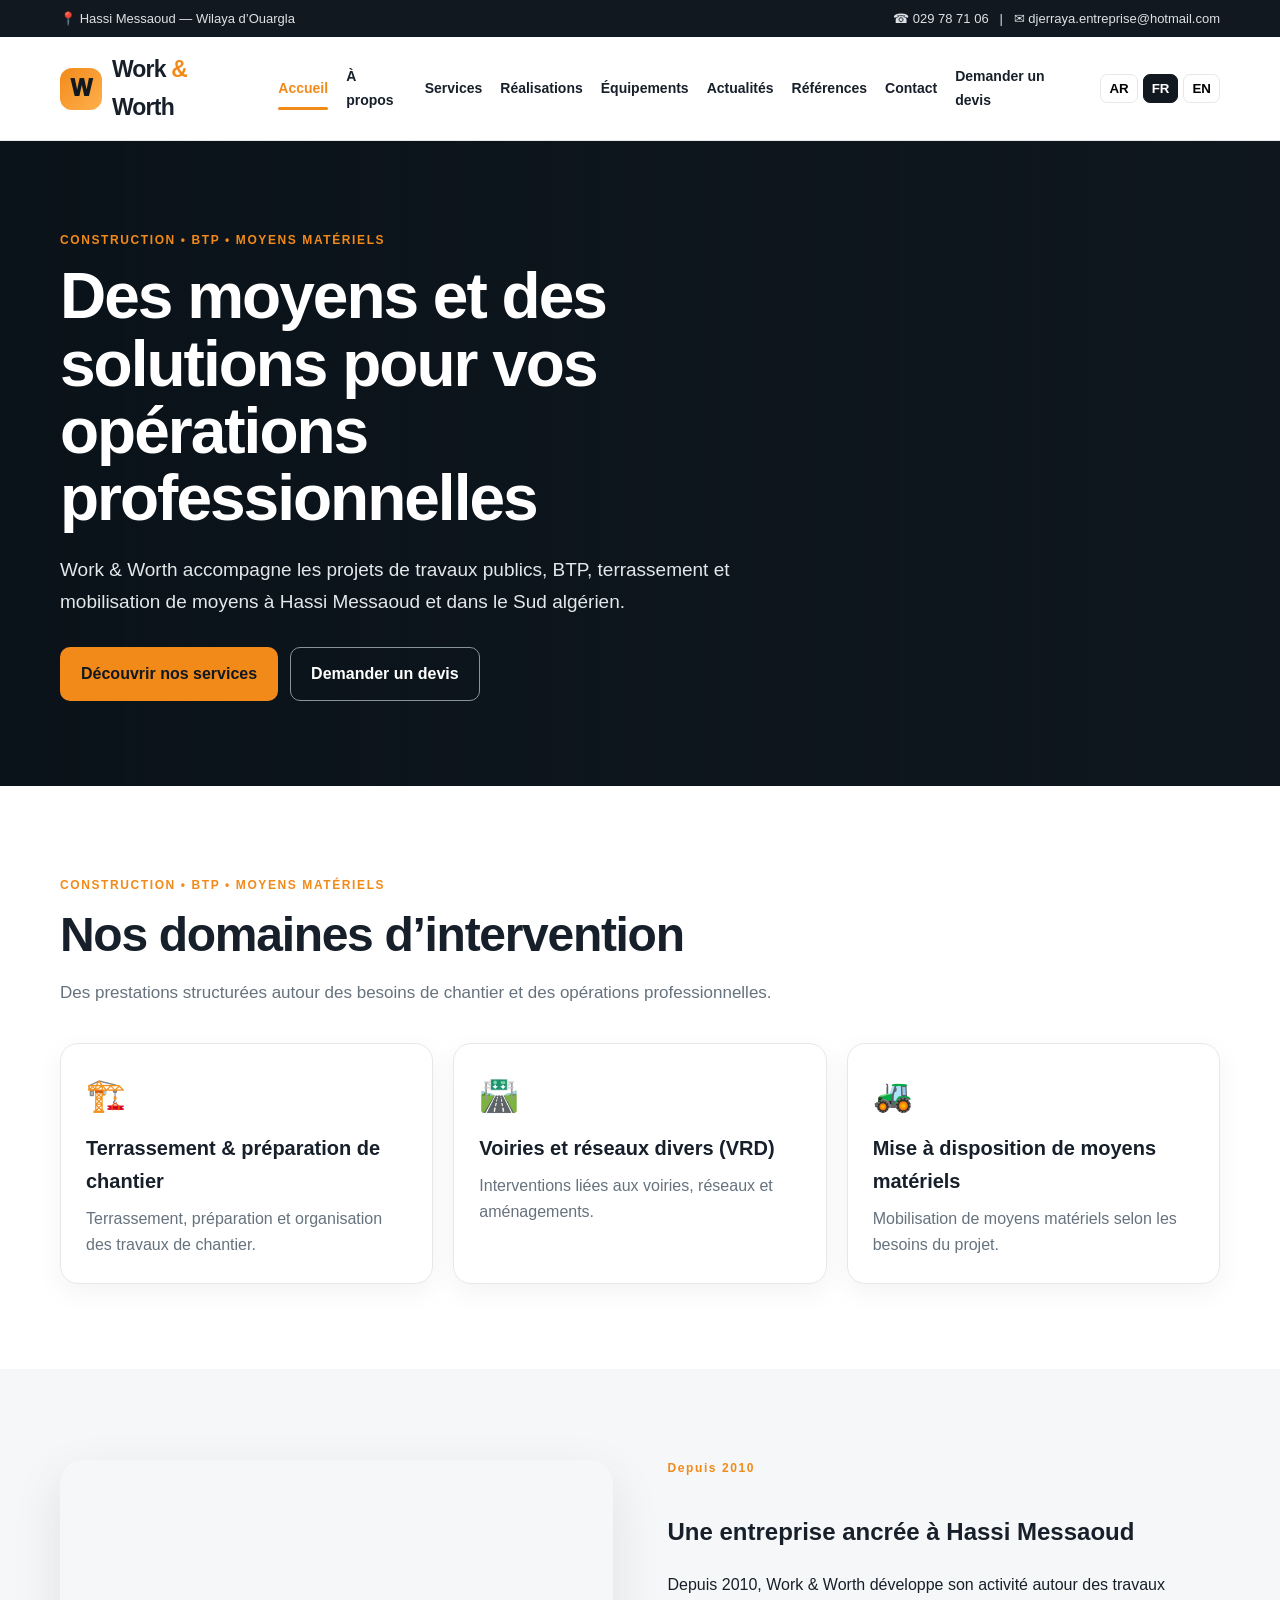
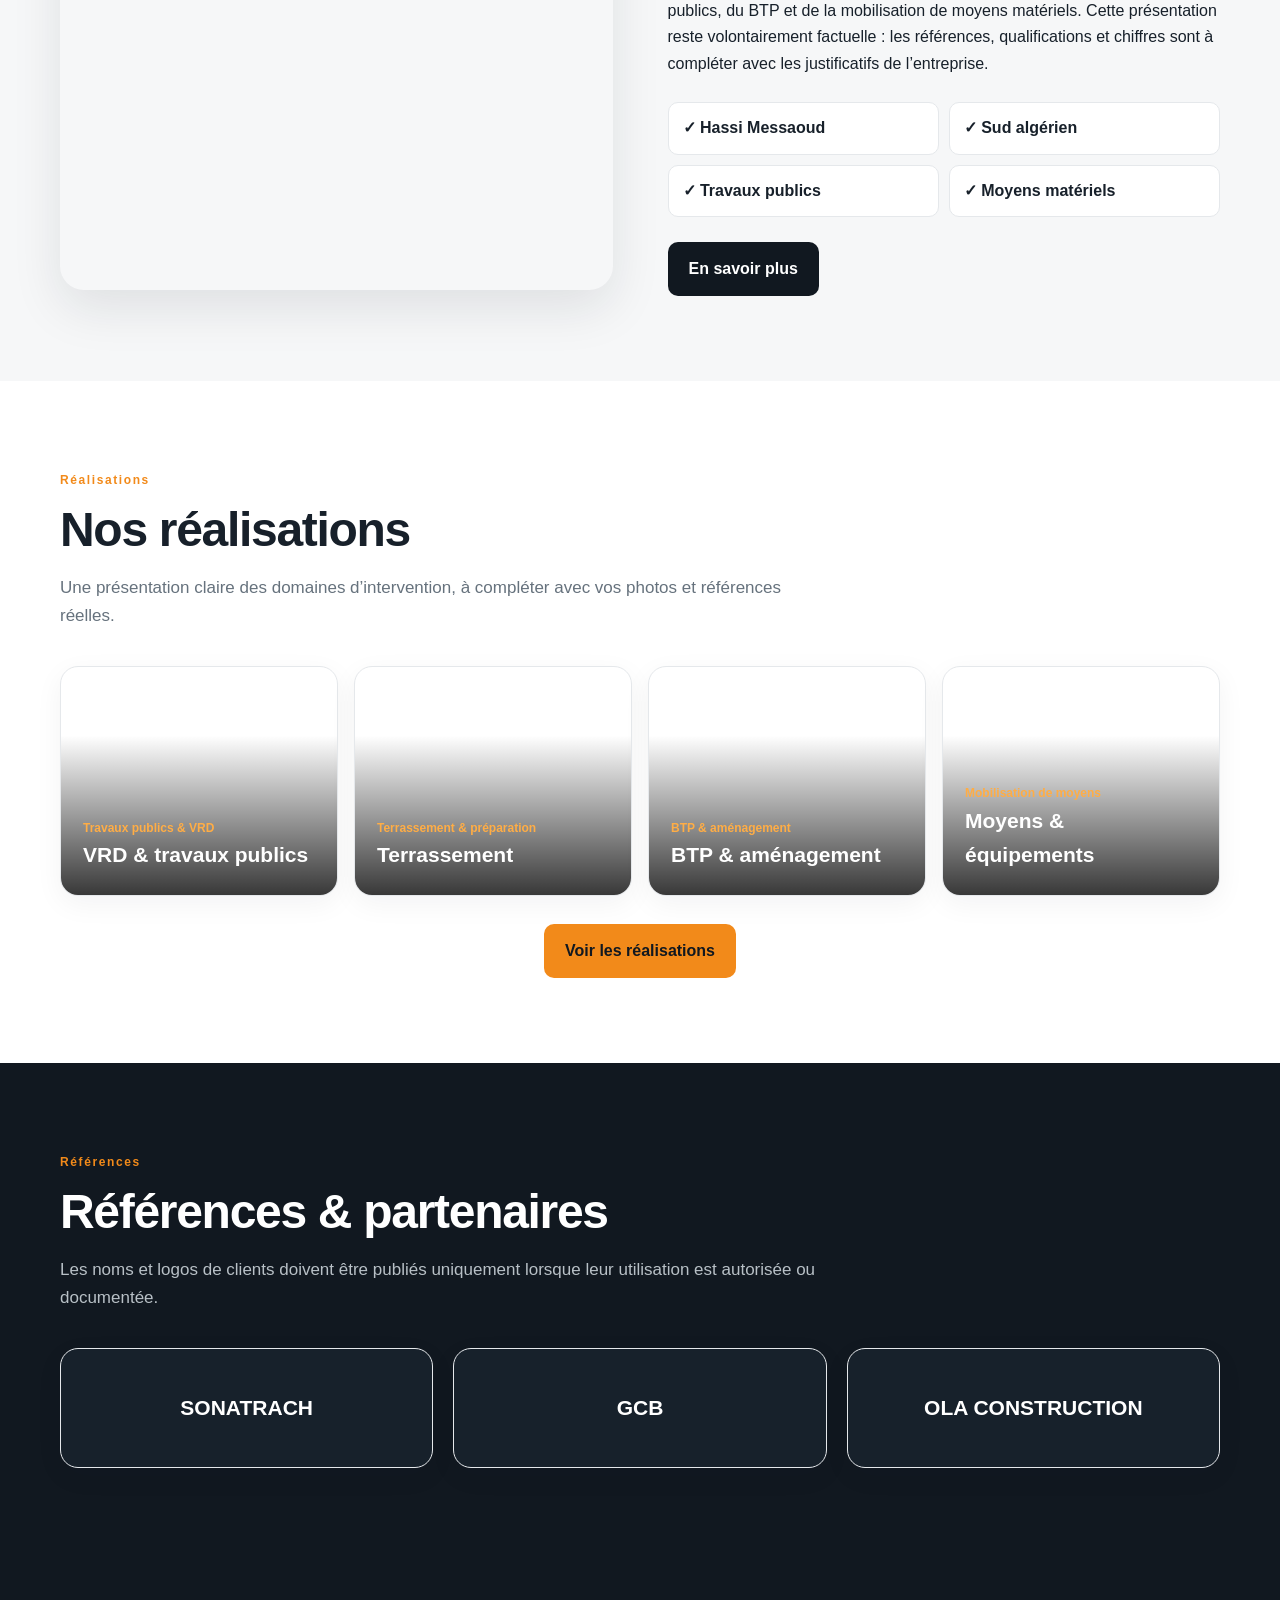
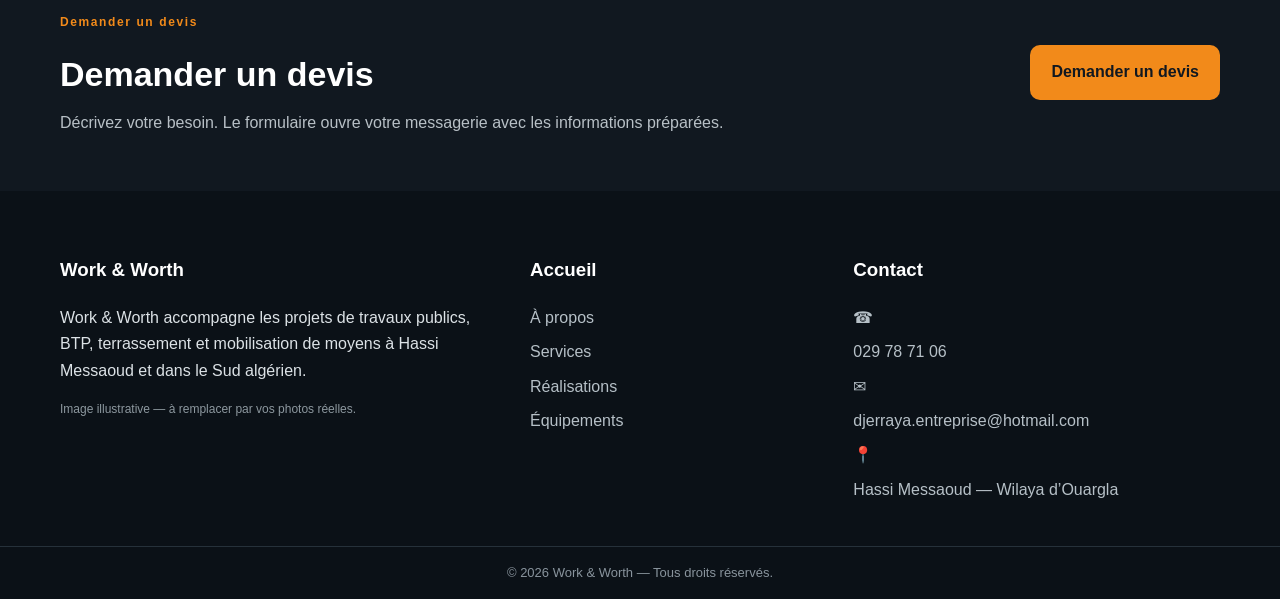
<file: index.html>
<!doctype html><html lang="fr"><head><meta charset="utf-8"><meta name="viewport" content="width=device-width,initial-scale=1"><meta name="description" content="Work & Worth — BTP, travaux publics, équipements et moyens professionnels à Hassi Messaoud."><meta name="theme-color" content="#f28a1a"><title>Accueil | Work & Worth</title><link rel="stylesheet" href="style.css"></head><body><div class="topline"><div class="container topflex"><span>📍 <span data-i18n="location"></span></span><span>☎ <span data-i18n="phone"></span> &nbsp; | &nbsp; ✉ <span data-i18n="email"></span></span></div></div><header><div class="container nav"><a class="logo" href="index.html" aria-label="Work & Worth"><span class="logo-mark">W</span><span>Work <em>&amp;</em> Worth</span></a><button class="hamb" aria-label="Menu">☰</button><nav><a href="index.html" data-i18n="home"></a><a href="a-propos.html" data-i18n="about"></a><a href="services.html" data-i18n="services"></a><a href="realisations.html" data-i18n="projects"></a><a href="equipements.html" data-i18n="equipment"></a><a href="actualites.html" data-i18n="news"></a><a href="clients.html" data-i18n="clients"></a><a href="contact.html" data-i18n="contact"></a><a href="devis.html" data-i18n="quote"></a><span class="langs"><button data-lang="ar">AR</button><button data-lang="fr">FR</button><button data-lang="en">EN</button></span></nav></div></header><main class=""><section class="hero"><div class="container"><div class="hero-copy"><span class="tag" data-i18n="tag"></span><h1 data-i18n="hero"></h1><p data-i18n="herotxt"></p><div class="buttons"><a class="btn orange" href="services.html" data-i18n="discover"></a><a class="btn outline" href="devis.html" data-i18n="quote"></a></div></div></div></section><section class="section"><div class="container"><div class="heading"><span class="tag" data-i18n="tag"></span><h2 data-i18n="servicesTitle"></h2><p data-i18n="servicesTxt"></p></div><div class="cards"><article class="card"><div class="card-body"><div class="icon">🏗️</div><h3 data-i18n="service1"></h3><p>Terrassement, préparation et organisation des travaux de chantier.</p></div></article><article class="card"><div class="card-body"><div class="icon">🛣️</div><h3 data-i18n="service2"></h3><p>Interventions liées aux voiries, réseaux et aménagements.</p></div></article><article class="card"><div class="card-body"><div class="icon">🚜</div><h3 data-i18n="service4"></h3><p>Mobilisation de moyens matériels selon les besoins du projet.</p></div></article></div></div></section><section class="section split"><div class="container split-grid"><div class="photo"></div><div><span class="tag" data-i18n="since"></span><h2 data-i18n="aboutTitle"></h2><p data-i18n="aboutTxt"></p><div class="checks"><div>✓ Hassi Messaoud</div><div>✓ Sud algérien</div><div>✓ Travaux publics</div><div>✓ Moyens matériels</div></div><a class="btn dark" href="a-propos.html" data-i18n="learn"></a></div></div></section><section class="section"><div class="container"><div class="heading"><span class="tag" data-i18n="projects"></span><h2 data-i18n="projectsTitle"></h2><p data-i18n="projectsTxt"></p></div><div class="projects"><a class="project" href="realisations.html"><span data-i18n="project1"></span><b>VRD &amp; travaux publics</b></a><a class="project" href="realisations.html"><span data-i18n="project2"></span><b>Terrassement</b></a><a class="project" href="realisations.html"><span data-i18n="project3"></span><b>BTP &amp; aménagement</b></a><a class="project" href="equipements.html"><span data-i18n="project4"></span><b>Moyens &amp; équipements</b></a></div><div class="center"><a class="btn orange" href="realisations.html" data-i18n="view"></a></div></div></section><section class="section dark-section"><div class="container"><div class="heading"><span class="tag" data-i18n="clients"></span><h2 data-i18n="clientsTitle"></h2><p data-i18n="clientsTxt"></p></div><div class="ref-grid"><a class="ref-card" href="clients.html">SONATRACH</a><a class="ref-card" href="clients.html">GCB</a><a class="ref-card" href="clients.html">OLA CONSTRUCTION</a></div></div></section><section class="cta"><div class="container cta-inner"><div><span class="tag" data-i18n="quote"></span><h2 data-i18n="quoteTitle"></h2><p data-i18n="quoteTxt"></p></div><a class="btn orange" href="devis.html" data-i18n="quote"></a></div></section></main><footer><div class="container footergrid"><div><h3>Work &amp; Worth</h3><p data-i18n="herotxt"></p><div class="credit" data-i18n="illustrative"></div></div><div><h3 data-i18n="home"></h3><a href="a-propos.html" data-i18n="about"></a><a href="services.html" data-i18n="services"></a><a href="realisations.html" data-i18n="projects"></a><a href="equipements.html" data-i18n="equipment"></a></div><div><h3 data-i18n="contact"></h3><a href="tel:+21329787106">☎ <span data-i18n="phone"></span></a><a href="mailto:djerraya.entreprise@hotmail.com">✉ <span data-i18n="email"></span></a><span>📍 <span data-i18n="location"></span></span></div></div><div class="copy"><div class="container" data-i18n="rights"></div></div></footer><script src="script.js"></script></body></html>
</file>
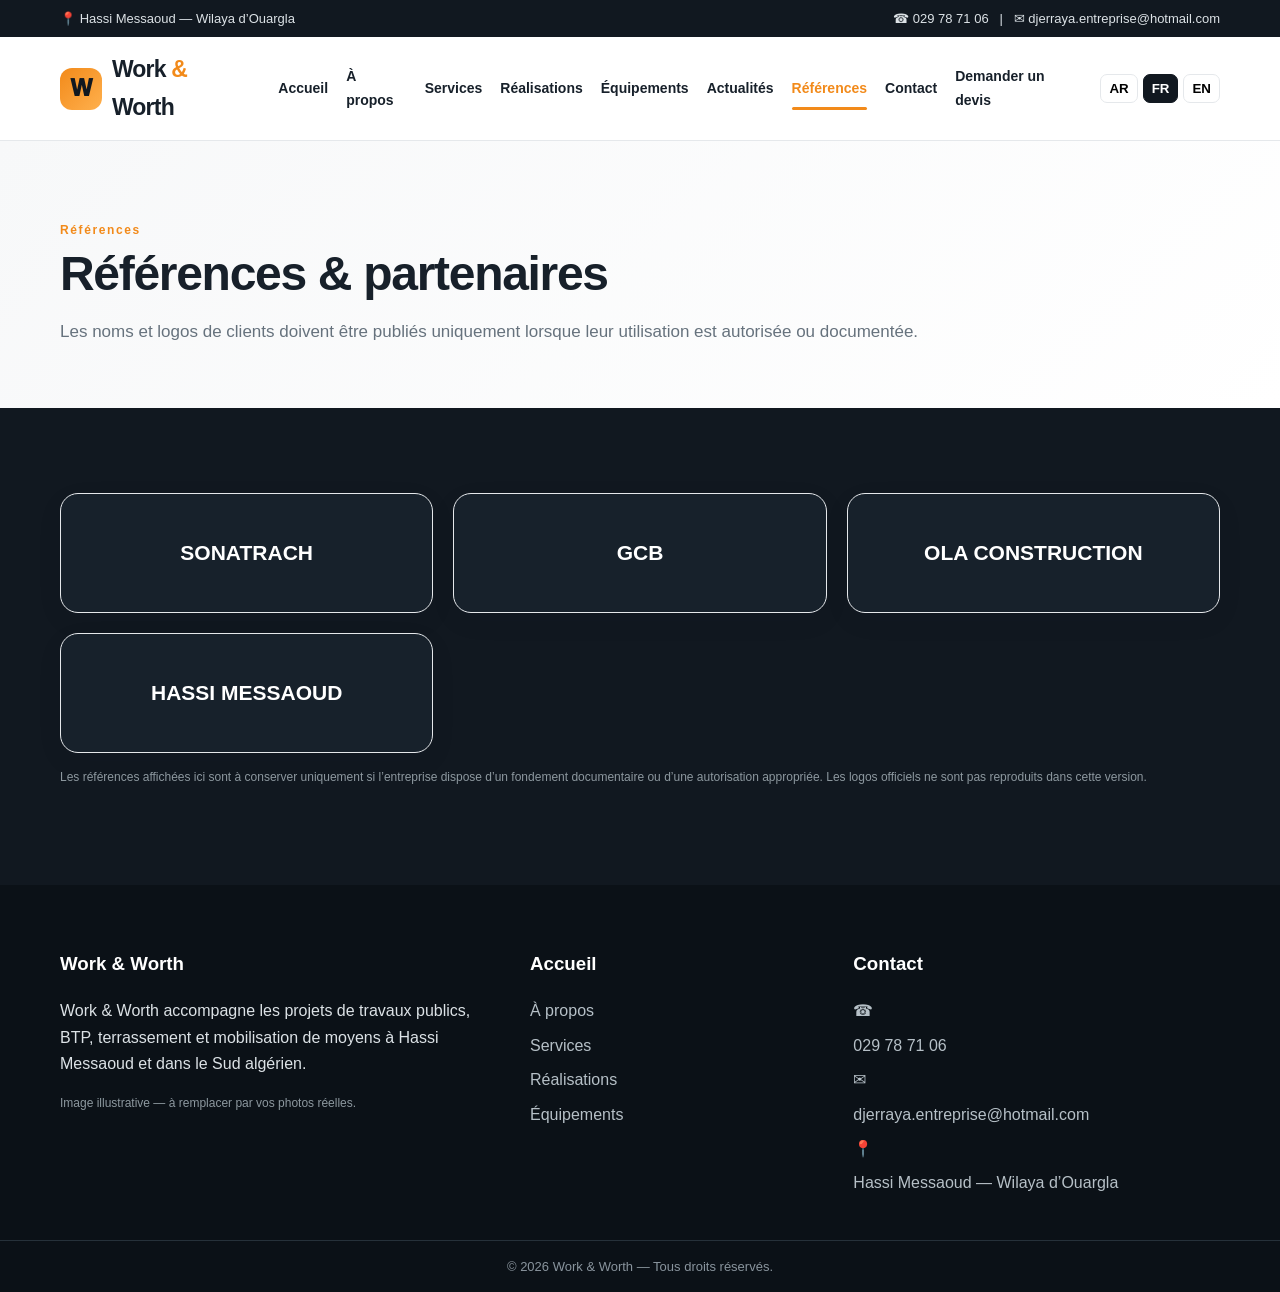
<file: clients.html>
<!doctype html><html lang="fr"><head><meta charset="utf-8"><meta name="viewport" content="width=device-width,initial-scale=1"><meta name="description" content="Work & Worth — BTP, travaux publics, équipements et moyens professionnels à Hassi Messaoud."><meta name="theme-color" content="#f28a1a"><title>Références | Work & Worth</title><link rel="stylesheet" href="style.css"></head><body><div class="topline"><div class="container topflex"><span>📍 <span data-i18n="location"></span></span><span>☎ <span data-i18n="phone"></span> &nbsp; | &nbsp; ✉ <span data-i18n="email"></span></span></div></div><header><div class="container nav"><a class="logo" href="index.html" aria-label="Work & Worth"><span class="logo-mark">W</span><span>Work <em>&amp;</em> Worth</span></a><button class="hamb" aria-label="Menu">☰</button><nav><a href="index.html" data-i18n="home"></a><a href="a-propos.html" data-i18n="about"></a><a href="services.html" data-i18n="services"></a><a href="realisations.html" data-i18n="projects"></a><a href="equipements.html" data-i18n="equipment"></a><a href="actualites.html" data-i18n="news"></a><a href="clients.html" data-i18n="clients"></a><a href="contact.html" data-i18n="contact"></a><a href="devis.html" data-i18n="quote"></a><span class="langs"><button data-lang="ar">AR</button><button data-lang="fr">FR</button><button data-lang="en">EN</button></span></nav></div></header><main class=""><section class="page-head"><div class="container"><span class="tag" data-i18n="clients"></span><h1 data-i18n="clientsTitle"></h1><p data-i18n="clientsTxt"></p></div></section><section class="section dark-section"><div class="container"><div class="ref-grid"><div class="ref-card">SONATRACH</div><div class="ref-card">GCB</div><div class="ref-card">OLA CONSTRUCTION</div><div class="ref-card">HASSI MESSAOUD</div></div><p class="credit">Les références affichées ici sont à conserver uniquement si l’entreprise dispose d’un fondement documentaire ou d’une autorisation appropriée. Les logos officiels ne sont pas reproduits dans cette version.</p></div></section></main><footer><div class="container footergrid"><div><h3>Work &amp; Worth</h3><p data-i18n="herotxt"></p><div class="credit" data-i18n="illustrative"></div></div><div><h3 data-i18n="home"></h3><a href="a-propos.html" data-i18n="about"></a><a href="services.html" data-i18n="services"></a><a href="realisations.html" data-i18n="projects"></a><a href="equipements.html" data-i18n="equipment"></a></div><div><h3 data-i18n="contact"></h3><a href="tel:+21329787106">☎ <span data-i18n="phone"></span></a><a href="mailto:djerraya.entreprise@hotmail.com">✉ <span data-i18n="email"></span></a><span>📍 <span data-i18n="location"></span></span></div></div><div class="copy"><div class="container" data-i18n="rights"></div></div></footer><script src="script.js"></script></body></html>
</file>
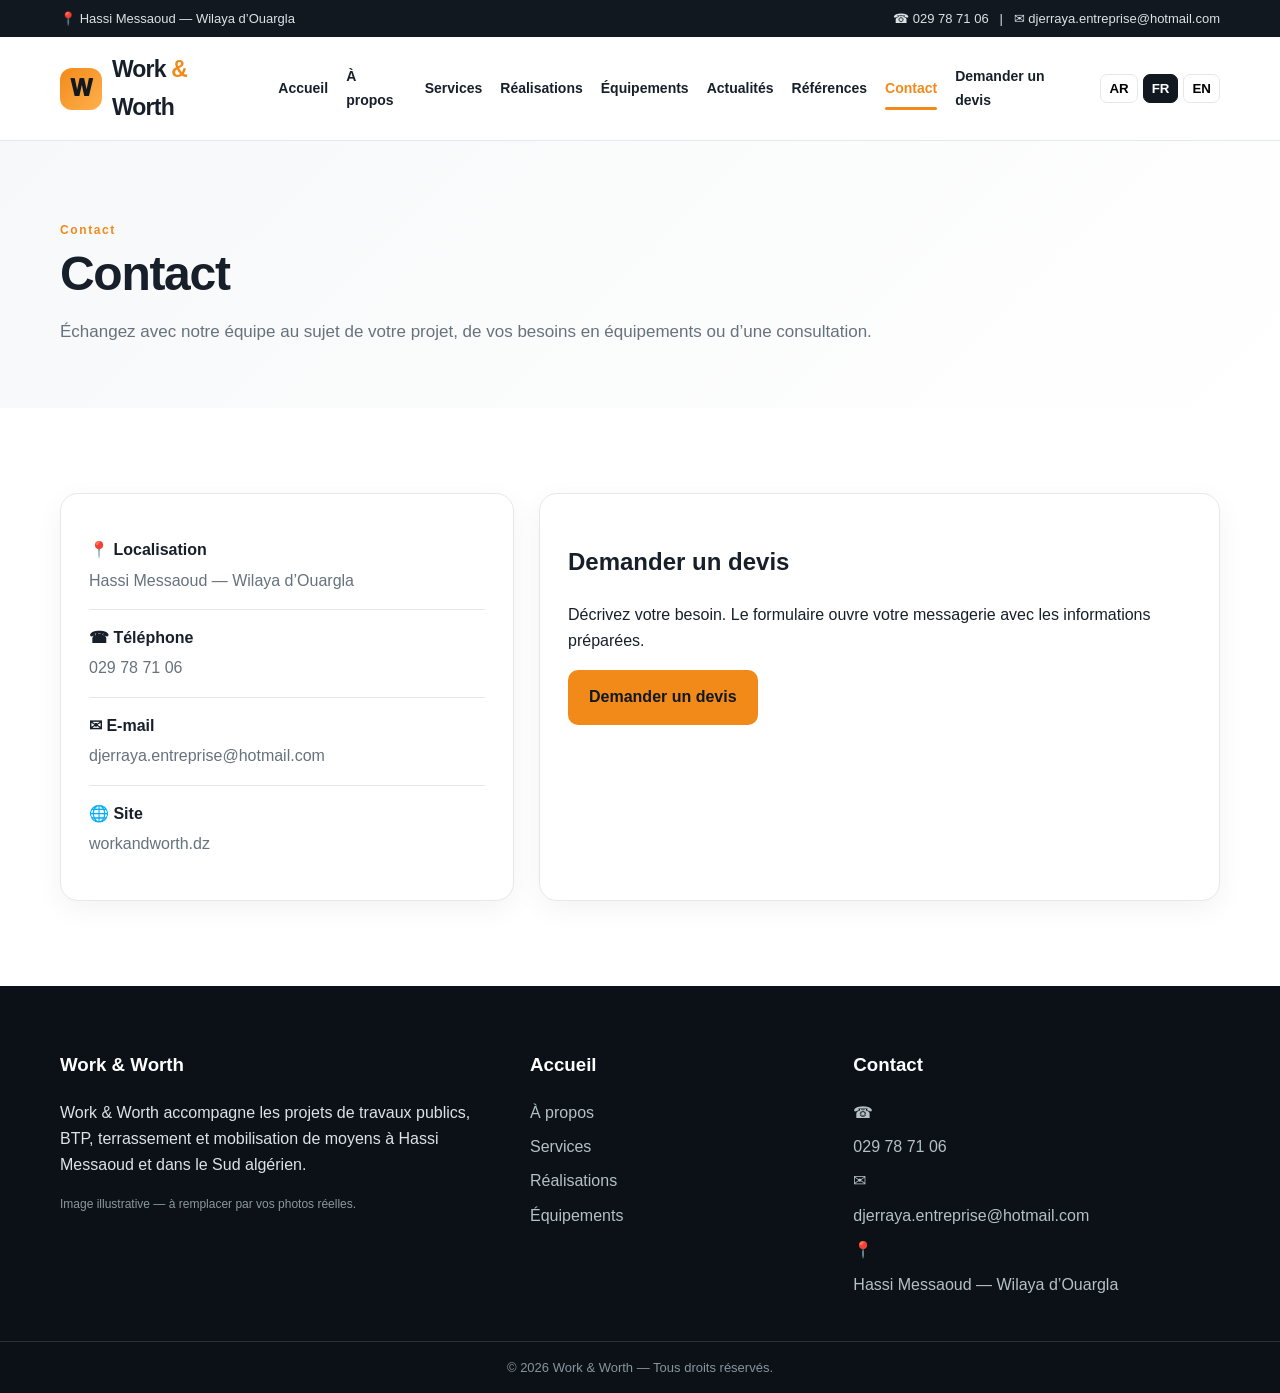
<file: contact.html>
<!doctype html><html lang="fr"><head><meta charset="utf-8"><meta name="viewport" content="width=device-width,initial-scale=1"><meta name="description" content="Work & Worth — BTP, travaux publics, équipements et moyens professionnels à Hassi Messaoud."><meta name="theme-color" content="#f28a1a"><title>Contact | Work & Worth</title><link rel="stylesheet" href="style.css"></head><body><div class="topline"><div class="container topflex"><span>📍 <span data-i18n="location"></span></span><span>☎ <span data-i18n="phone"></span> &nbsp; | &nbsp; ✉ <span data-i18n="email"></span></span></div></div><header><div class="container nav"><a class="logo" href="index.html" aria-label="Work & Worth"><span class="logo-mark">W</span><span>Work <em>&amp;</em> Worth</span></a><button class="hamb" aria-label="Menu">☰</button><nav><a href="index.html" data-i18n="home"></a><a href="a-propos.html" data-i18n="about"></a><a href="services.html" data-i18n="services"></a><a href="realisations.html" data-i18n="projects"></a><a href="equipements.html" data-i18n="equipment"></a><a href="actualites.html" data-i18n="news"></a><a href="clients.html" data-i18n="clients"></a><a href="contact.html" data-i18n="contact"></a><a href="devis.html" data-i18n="quote"></a><span class="langs"><button data-lang="ar">AR</button><button data-lang="fr">FR</button><button data-lang="en">EN</button></span></nav></div></header><main class=""><section class="page-head"><div class="container"><span class="tag" data-i18n="contact"></span><h1 data-i18n="contactTitle"></h1><p data-i18n="contactTxt"></p></div></section><section class="section"><div class="container contact-grid"><div class="contact-card"><div class="contact-item"><b>📍 Localisation</b><span data-i18n="location"></span></div><div class="contact-item"><b>☎ Téléphone</b><a href="tel:+21329787106"><span data-i18n="phone"></span></a></div><div class="contact-item"><b>✉ E-mail</b><a href="mailto:djerraya.entreprise@hotmail.com"><span data-i18n="email"></span></a></div><div class="contact-item"><b>🌐 Site</b><span>workandworth.dz</span></div></div><div class="form-card"><h2 data-i18n="quoteTitle"></h2><p data-i18n="quoteTxt"></p><a class="btn orange" href="devis.html" data-i18n="quote"></a></div></div></section></main><footer><div class="container footergrid"><div><h3>Work &amp; Worth</h3><p data-i18n="herotxt"></p><div class="credit" data-i18n="illustrative"></div></div><div><h3 data-i18n="home"></h3><a href="a-propos.html" data-i18n="about"></a><a href="services.html" data-i18n="services"></a><a href="realisations.html" data-i18n="projects"></a><a href="equipements.html" data-i18n="equipment"></a></div><div><h3 data-i18n="contact"></h3><a href="tel:+21329787106">☎ <span data-i18n="phone"></span></a><a href="mailto:djerraya.entreprise@hotmail.com">✉ <span data-i18n="email"></span></a><span>📍 <span data-i18n="location"></span></span></div></div><div class="copy"><div class="container" data-i18n="rights"></div></div></footer><script src="script.js"></script></body></html>
</file>
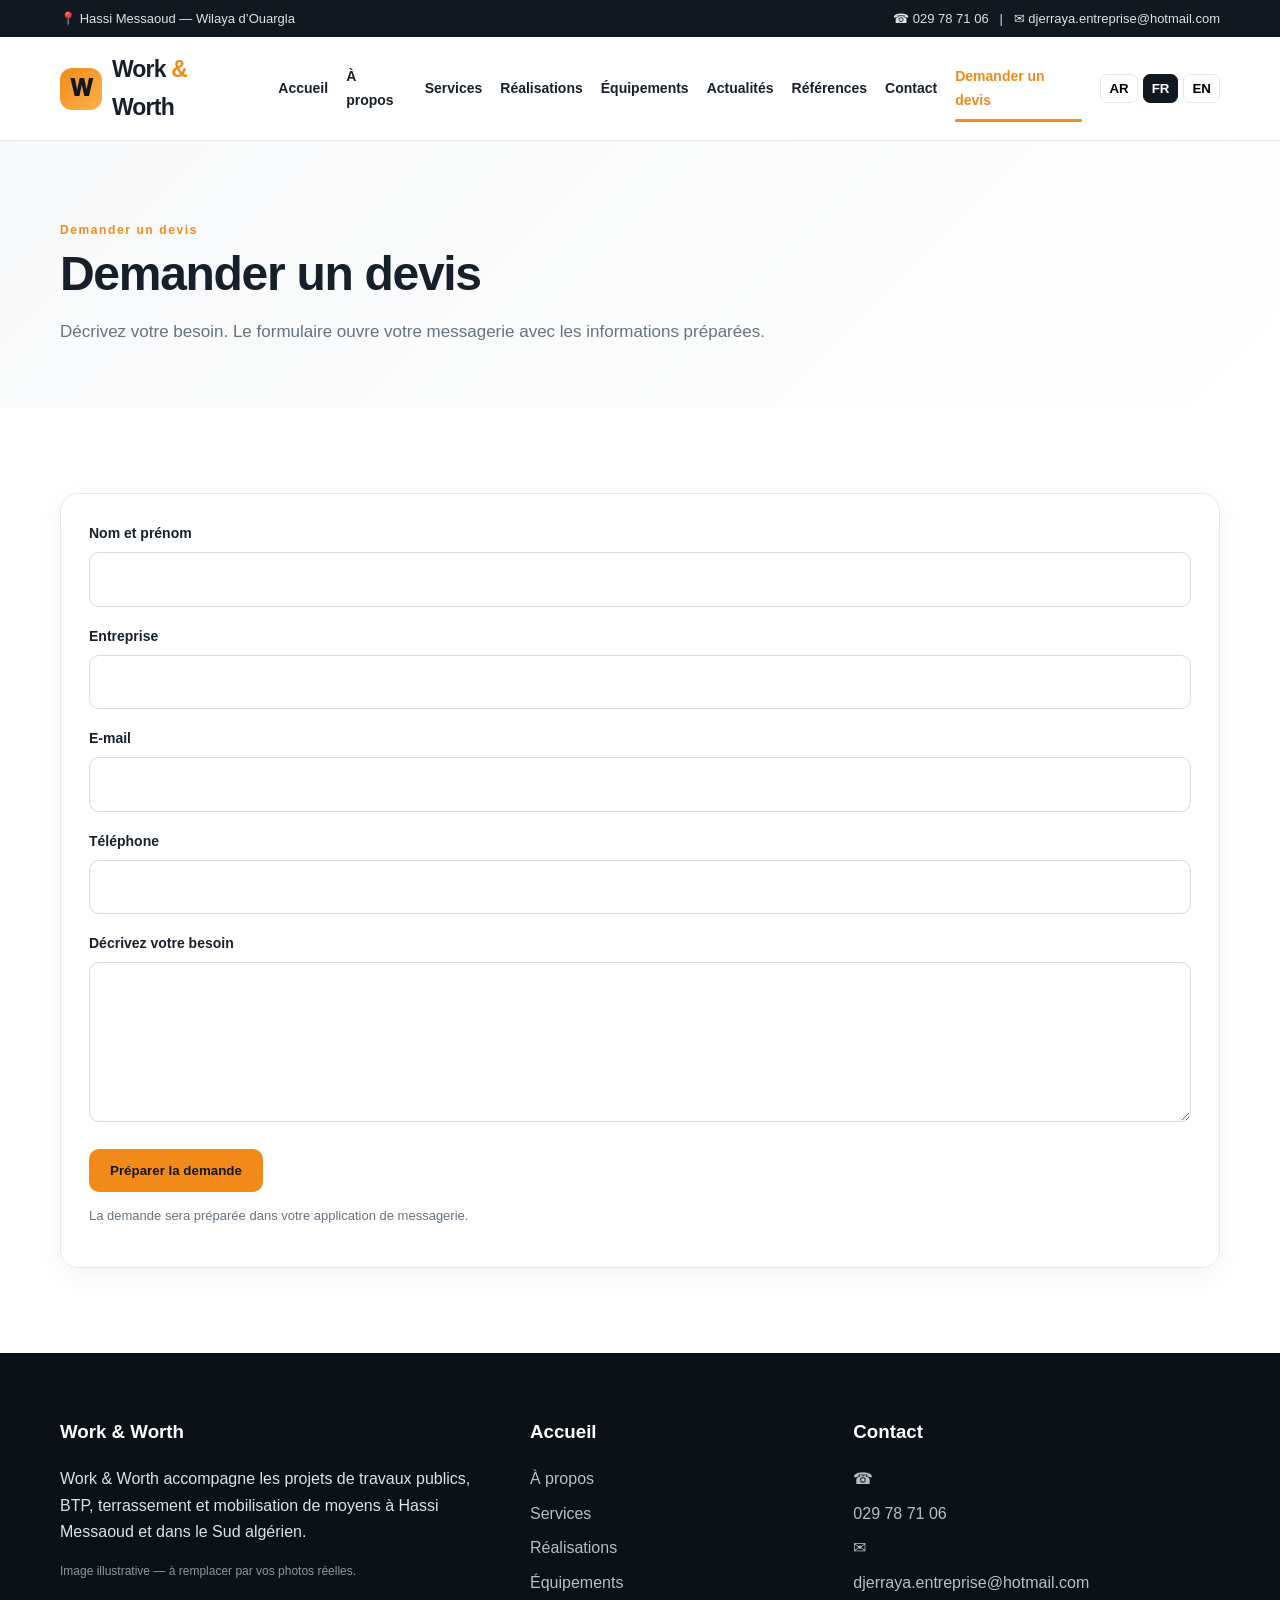
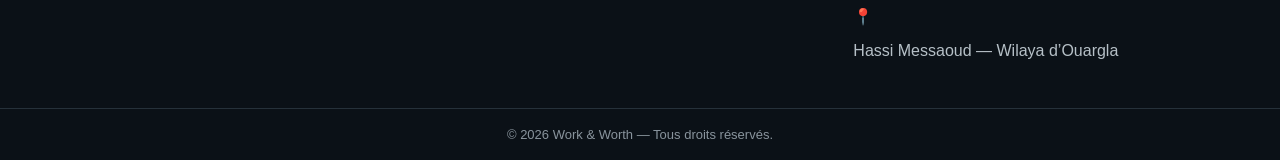
<file: devis.html>
<!doctype html><html lang="fr"><head><meta charset="utf-8"><meta name="viewport" content="width=device-width,initial-scale=1"><meta name="description" content="Work & Worth — BTP, travaux publics, équipements et moyens professionnels à Hassi Messaoud."><meta name="theme-color" content="#f28a1a"><title>Demander un devis | Work & Worth</title><link rel="stylesheet" href="style.css"></head><body><div class="topline"><div class="container topflex"><span>📍 <span data-i18n="location"></span></span><span>☎ <span data-i18n="phone"></span> &nbsp; | &nbsp; ✉ <span data-i18n="email"></span></span></div></div><header><div class="container nav"><a class="logo" href="index.html" aria-label="Work & Worth"><span class="logo-mark">W</span><span>Work <em>&amp;</em> Worth</span></a><button class="hamb" aria-label="Menu">☰</button><nav><a href="index.html" data-i18n="home"></a><a href="a-propos.html" data-i18n="about"></a><a href="services.html" data-i18n="services"></a><a href="realisations.html" data-i18n="projects"></a><a href="equipements.html" data-i18n="equipment"></a><a href="actualites.html" data-i18n="news"></a><a href="clients.html" data-i18n="clients"></a><a href="contact.html" data-i18n="contact"></a><a href="devis.html" data-i18n="quote"></a><span class="langs"><button data-lang="ar">AR</button><button data-lang="fr">FR</button><button data-lang="en">EN</button></span></nav></div></header><main class=""><section class="page-head"><div class="container"><span class="tag" data-i18n="quote"></span><h1 data-i18n="quoteTitle"></h1><p data-i18n="quoteTxt"></p></div></section><section class="section"><div class="container"><div class="form-card"><form id="quoteForm"><label data-i18n="formName"></label><input required name="name" autocomplete="name"><label data-i18n="formCompany"></label><input name="company" autocomplete="organization"><label data-i18n="formEmail"></label><input required type="email" name="email" autocomplete="email"><label data-i18n="formPhone"></label><input name="phone" autocomplete="tel"><label data-i18n="formNeed"></label><textarea required name="need"></textarea><button class="btn orange" type="submit" data-i18n="send"></button><p class="note" data-i18n="formNote"></p></form></div></div></section></main><footer><div class="container footergrid"><div><h3>Work &amp; Worth</h3><p data-i18n="herotxt"></p><div class="credit" data-i18n="illustrative"></div></div><div><h3 data-i18n="home"></h3><a href="a-propos.html" data-i18n="about"></a><a href="services.html" data-i18n="services"></a><a href="realisations.html" data-i18n="projects"></a><a href="equipements.html" data-i18n="equipment"></a></div><div><h3 data-i18n="contact"></h3><a href="tel:+21329787106">☎ <span data-i18n="phone"></span></a><a href="mailto:djerraya.entreprise@hotmail.com">✉ <span data-i18n="email"></span></a><span>📍 <span data-i18n="location"></span></span></div></div><div class="copy"><div class="container" data-i18n="rights"></div></div></footer><script src="script.js"></script></body></html>
</file>
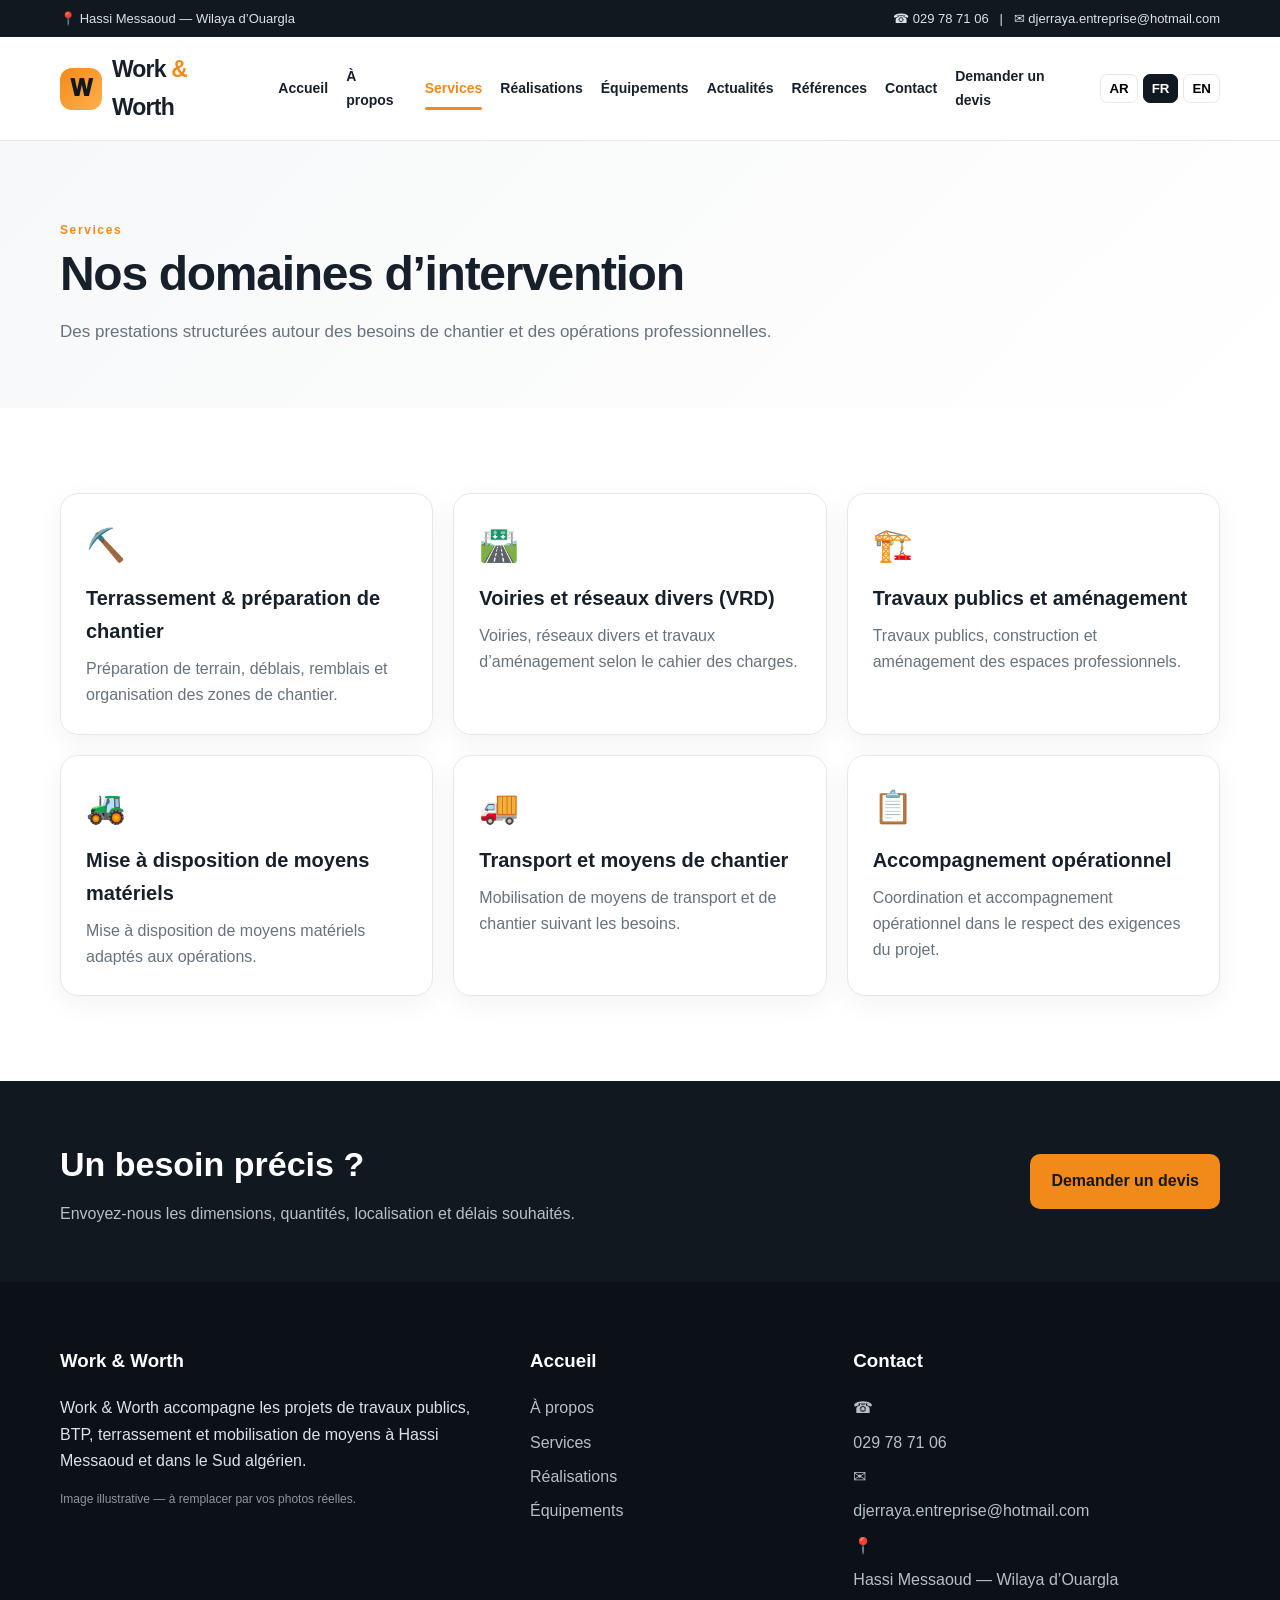
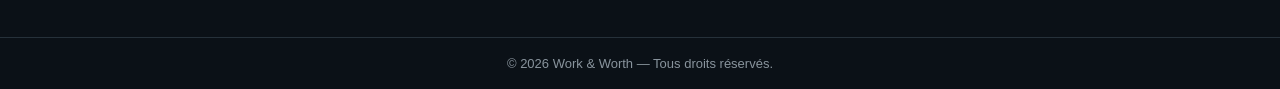
<file: services.html>
<!doctype html><html lang="fr"><head><meta charset="utf-8"><meta name="viewport" content="width=device-width,initial-scale=1"><meta name="description" content="Work & Worth — BTP, travaux publics, équipements et moyens professionnels à Hassi Messaoud."><meta name="theme-color" content="#f28a1a"><title>Services | Work & Worth</title><link rel="stylesheet" href="style.css"></head><body><div class="topline"><div class="container topflex"><span>📍 <span data-i18n="location"></span></span><span>☎ <span data-i18n="phone"></span> &nbsp; | &nbsp; ✉ <span data-i18n="email"></span></span></div></div><header><div class="container nav"><a class="logo" href="index.html" aria-label="Work & Worth"><span class="logo-mark">W</span><span>Work <em>&amp;</em> Worth</span></a><button class="hamb" aria-label="Menu">☰</button><nav><a href="index.html" data-i18n="home"></a><a href="a-propos.html" data-i18n="about"></a><a href="services.html" data-i18n="services"></a><a href="realisations.html" data-i18n="projects"></a><a href="equipements.html" data-i18n="equipment"></a><a href="actualites.html" data-i18n="news"></a><a href="clients.html" data-i18n="clients"></a><a href="contact.html" data-i18n="contact"></a><a href="devis.html" data-i18n="quote"></a><span class="langs"><button data-lang="ar">AR</button><button data-lang="fr">FR</button><button data-lang="en">EN</button></span></nav></div></header><main class=""><section class="page-head"><div class="container"><span class="tag" data-i18n="services"></span><h1 data-i18n="servicesTitle"></h1><p data-i18n="servicesTxt"></p></div></section><section class="section"><div class="container"><div class="cards"><article class="card"><div class="card-body"><div class="icon">⛏️</div><h3 data-i18n="service1"></h3><p>Préparation de terrain, déblais, remblais et organisation des zones de chantier.</p></div></article><article class="card"><div class="card-body"><div class="icon">🛣️</div><h3 data-i18n="service2"></h3><p>Voiries, réseaux divers et travaux d’aménagement selon le cahier des charges.</p></div></article><article class="card"><div class="card-body"><div class="icon">🏗️</div><h3 data-i18n="service3"></h3><p>Travaux publics, construction et aménagement des espaces professionnels.</p></div></article><article class="card"><div class="card-body"><div class="icon">🚜</div><h3 data-i18n="service4"></h3><p>Mise à disposition de moyens matériels adaptés aux opérations.</p></div></article><article class="card"><div class="card-body"><div class="icon">🚚</div><h3 data-i18n="service5"></h3><p>Mobilisation de moyens de transport et de chantier suivant les besoins.</p></div></article><article class="card"><div class="card-body"><div class="icon">📋</div><h3 data-i18n="service6"></h3><p>Coordination et accompagnement opérationnel dans le respect des exigences du projet.</p></div></article></div></div></section><section class="cta"><div class="container cta-inner"><div><h2>Un besoin précis ?</h2><p>Envoyez-nous les dimensions, quantités, localisation et délais souhaités.</p></div><a class="btn orange" href="devis.html" data-i18n="quote"></a></div></section></main><footer><div class="container footergrid"><div><h3>Work &amp; Worth</h3><p data-i18n="herotxt"></p><div class="credit" data-i18n="illustrative"></div></div><div><h3 data-i18n="home"></h3><a href="a-propos.html" data-i18n="about"></a><a href="services.html" data-i18n="services"></a><a href="realisations.html" data-i18n="projects"></a><a href="equipements.html" data-i18n="equipment"></a></div><div><h3 data-i18n="contact"></h3><a href="tel:+21329787106">☎ <span data-i18n="phone"></span></a><a href="mailto:djerraya.entreprise@hotmail.com">✉ <span data-i18n="email"></span></a><span>📍 <span data-i18n="location"></span></span></div></div><div class="copy"><div class="container" data-i18n="rights"></div></div></footer><script src="script.js"></script></body></html>
</file>
<file: style.css>
:root{--ink:#17202a;--muted:#66727d;--orange:#f28a1a;--orange2:#ffad45;--light:#f6f7f8;--line:#e5e8eb;--white:#fff;--shadow:0 18px 50px rgba(17,28,38,.10);--radius:18px}*{box-sizing:border-box}html{scroll-behavior:smooth}body{margin:0;font-family:Inter,Segoe UI,Arial,sans-serif;color:var(--ink);background:#fff;line-height:1.65}a{color:inherit;text-decoration:none}img{max-width:100%;display:block}.container{width:min(1160px,92%);margin:auto}.topline{background:#111820;color:#dce2e6;font-size:13px}.topflex{display:flex;justify-content:space-between;gap:20px;padding:8px 0}header{position:sticky;top:0;z-index:20;background:rgba(255,255,255,.96);backdrop-filter:blur(12px);border-bottom:1px solid var(--line)}.nav{min-height:78px;display:flex;align-items:center;justify-content:space-between;gap:24px}.logo{display:flex;align-items:center;gap:10px;font-weight:900;font-size:23px;letter-spacing:-.8px}.logo-mark{width:42px;height:42px;border-radius:12px;background:linear-gradient(135deg,var(--orange),#ffb04d);display:grid;place-items:center;color:#111820;font-weight:950}.logo em{font-style:normal;color:var(--orange)}nav{display:flex;align-items:center;gap:18px;font-size:14px;font-weight:700}nav a{padding:28px 0;position:relative}nav a:hover,nav a.active{color:var(--orange)}nav a.active:after{content:"";position:absolute;left:0;right:0;bottom:18px;height:3px;background:var(--orange);border-radius:5px}.navquote{background:var(--orange);color:#111820!important;padding:11px 16px!important;border-radius:10px}.navquote:after{display:none}.langs{display:flex;gap:5px}.langs button{border:1px solid var(--line);background:#fff;border-radius:7px;padding:6px 8px;font-weight:800;cursor:pointer}.langs button.active{background:#111820;color:#fff;border-color:#111820}.hamb{display:none;border:0;background:transparent;font-size:29px}.hero{min-height:590px;display:grid;align-items:center;position:relative;overflow:hidden;background:#101820;color:#fff}.hero:before{content:"";position:absolute;inset:0;background:linear-gradient(90deg,rgba(10,18,25,.94),rgba(10,18,25,.52),rgba(10,18,25,.20)),url('https://commons.wikimedia.org/wiki/Special:FilePath/Hassi-Messaoud-Base%20de%20Vie%201.jpg') center/cover}.hero .container{position:relative;z-index:1}.hero-copy{max-width:720px;padding:85px 0}.tag{display:inline-block;color:var(--orange);font-size:12px;font-weight:900;letter-spacing:1.6px;margin-bottom:13px}.hero h1{font-size:clamp(38px,5vw,66px);line-height:1.05;margin:0 0 22px;letter-spacing:-2px}.hero p{font-size:19px;color:#e3e8eb;max-width:690px}.buttons{display:flex;gap:12px;flex-wrap:wrap;margin-top:30px}.btn{display:inline-flex;align-items:center;justify-content:center;padding:13px 20px;border-radius:10px;font-weight:850;border:1px solid transparent;cursor:pointer}.orange{background:var(--orange);color:#111820}.outline{border-color:#87939c;color:#fff}.dark{background:#111820;color:#fff}.section{padding:85px 0}.light{background:var(--light)}.section.alt{background:var(--light)}.heading{max-width:760px;margin-bottom:36px}.heading h2,.page-head h1{font-size:clamp(30px,4vw,48px);line-height:1.1;margin:0 0 12px;letter-spacing:-1.3px}.heading p,.page-head p{color:var(--muted);font-size:17px}.page-head{padding:75px 0 45px;background:linear-gradient(135deg,#f7f8f9,#fff)}.page-head .tag{margin-bottom:8px}.cards{display:grid;grid-template-columns:repeat(3,1fr);gap:20px}.card,.project,.equip-card,.news-card,.ref-card{background:#fff;border:1px solid var(--line);border-radius:var(--radius);overflow:hidden;box-shadow:0 8px 28px rgba(17,28,38,.05);transition:.2s}.card:hover,.project:hover,.equip-card:hover,.news-card:hover{transform:translateY(-4px);box-shadow:var(--shadow)}.card-body{padding:25px}.icon{font-size:32px}.card h3{margin:10px 0 8px;font-size:20px}.card p{margin:0;color:var(--muted)}.split{background:var(--light)}.split-grid{display:grid;grid-template-columns:1fr 1fr;gap:55px;align-items:center}.photo{min-height:430px;border-radius:24px;background:url('https://commons.wikimedia.org/wiki/Special:FilePath/Hassi%20Messaoud%20Base%20de%20Vie%202.jpg') center/cover;box-shadow:var(--shadow)}.checks{display:grid;grid-template-columns:1fr 1fr;gap:10px;margin:25px 0}.checks div{background:#fff;border:1px solid var(--line);padding:12px 14px;border-radius:10px;font-weight:700}.projects{display:grid;grid-template-columns:repeat(4,1fr);gap:16px}.project{min-height:230px;display:flex;flex-direction:column;justify-content:flex-end;padding:22px;color:#fff;background-size:cover;background-position:center;position:relative}.project:before{content:"";position:absolute;inset:0;background:linear-gradient(transparent 30%,rgba(0,0,0,.78))}.project>*{position:relative}.project:nth-child(1){background-image:url('https://commons.wikimedia.org/wiki/Special:FilePath/Road%20construction%20and%20repairing.jpg')}.project:nth-child(2){background-image:url('https://commons.wikimedia.org/wiki/Special:FilePath/Dump%20Trucks%20troubleshooting%20%40%20Portcity.jpg')}.project:nth-child(3){background-image:url('https://commons.wikimedia.org/wiki/Special:FilePath/Bulldozer%20at%20work%20(d8b5981).jpg')}.project:nth-child(4){background-image:url('https://commons.wikimedia.org/wiki/Special:FilePath/Dump%20truck%20on%20haul%20road%20through%20the%20prairie%20heading%20to%20berm%20construction%20area.%20(72b620fc-4796-4b38-aa39-87b0022f7ab0).JPG')}.project span{font-size:12px;color:var(--orange2);font-weight:900}.project b{font-size:21px}.equipment-grid,.news-grid,.ref-grid{display:grid;grid-template-columns:repeat(3,1fr);gap:20px}.equip-card img,.news-card img{width:100%;height:210px;object-fit:cover}.equip-body,.news-body,.ref-card{padding:22px}.equip-body h3,.news-body h3{margin:0 0 5px}.equip-body p,.news-body p{color:var(--muted);margin:0}.dark-section{background:#111820;color:#fff}.dark-section .heading p{color:#b8c0c6}.ref-card{background:#17212b;color:#fff;text-align:center;font-size:21px;font-weight:900;min-height:120px;display:grid;place-items:center}.cta{background:#111820;color:#fff;padding:55px 0}.cta-inner{display:flex;align-items:center;justify-content:space-between;gap:30px}.cta h2{margin:0 0 8px;font-size:34px}.cta p{margin:0;color:#b8c0c6}.contact-grid{display:grid;grid-template-columns:.8fr 1.2fr;gap:25px}.contact-card,.form-card{border:1px solid var(--line);border-radius:var(--radius);padding:28px;background:#fff;box-shadow:0 8px 28px rgba(17,28,38,.05)}.contact-item{padding:15px 0;border-bottom:1px solid var(--line)}.contact-item:last-child{border-bottom:0}.contact-item b{display:block;margin-bottom:4px}.contact-item span{color:var(--muted)}label{display:block;font-weight:800;font-size:14px;margin:0 0 7px}input,textarea{width:100%;padding:13px 14px;border:1px solid #d6dce0;border-radius:10px;font:inherit;margin-bottom:18px;background:#fff}textarea{min-height:160px;resize:vertical}.note{font-size:13px;color:var(--muted)}footer{background:#0b1117;color:#dce2e6;padding:45px 0 0}.footergrid{display:grid;grid-template-columns:1.2fr .8fr 1fr;gap:30px;padding-bottom:35px}.footergrid h3{color:#fff}.footergrid a,.footergrid span{display:block;margin:8px 0;color:#b6c0c7}.copy{border-top:1px solid #26313a;padding:15px 0;color:#89949d;font-size:13px;text-align:center}.credit{font-size:12px;color:#8d989f;margin-top:15px}.center{text-align:center;margin-top:28px}.media{border-radius:20px;overflow:hidden;background:#111820}.media img{width:100%;height:460px;object-fit:cover}.small-grid{display:grid;grid-template-columns:repeat(2,1fr);gap:20px}.small-grid img{height:280px;width:100%;object-fit:cover;border-radius:16px}.badge{display:inline-block;background:#fff1df;color:#9a5700;padding:5px 9px;border-radius:99px;font-size:12px;font-weight:900}.rtl-note{direction:rtl}
@media(max-width:980px){nav{gap:11px;font-size:13px}.cards,.equipment-grid,.news-grid{grid-template-columns:repeat(2,1fr)}.projects{grid-template-columns:repeat(2,1fr)}.contact-grid,.split-grid{grid-template-columns:1fr}.footergrid{grid-template-columns:1fr 1fr}.hero{min-height:540px}}
@media(max-width:760px){.topflex{display:block;text-align:center}.topflex span{display:block}.nav{min-height:68px}.hamb{display:block}nav{display:none;position:absolute;top:68px;left:4%;right:4%;background:#fff;border:1px solid var(--line);border-radius:14px;padding:12px;box-shadow:var(--shadow);flex-direction:column;align-items:stretch}nav.open{display:flex}nav a{padding:11px 12px}nav a.active:after{display:none}.navquote{margin-top:5px;text-align:center}.langs{justify-content:center}.hero h1{font-size:40px}.hero-copy{padding:70px 0}.section{padding:65px 0}.cards,.equipment-grid,.news-grid,.projects,.small-grid{grid-template-columns:1fr}.checks{grid-template-columns:1fr}.cta-inner{display:block}.cta .btn{margin-top:20px}.footergrid{grid-template-columns:1fr}.photo{min-height:300px}.media img{height:300px}}
</file>
